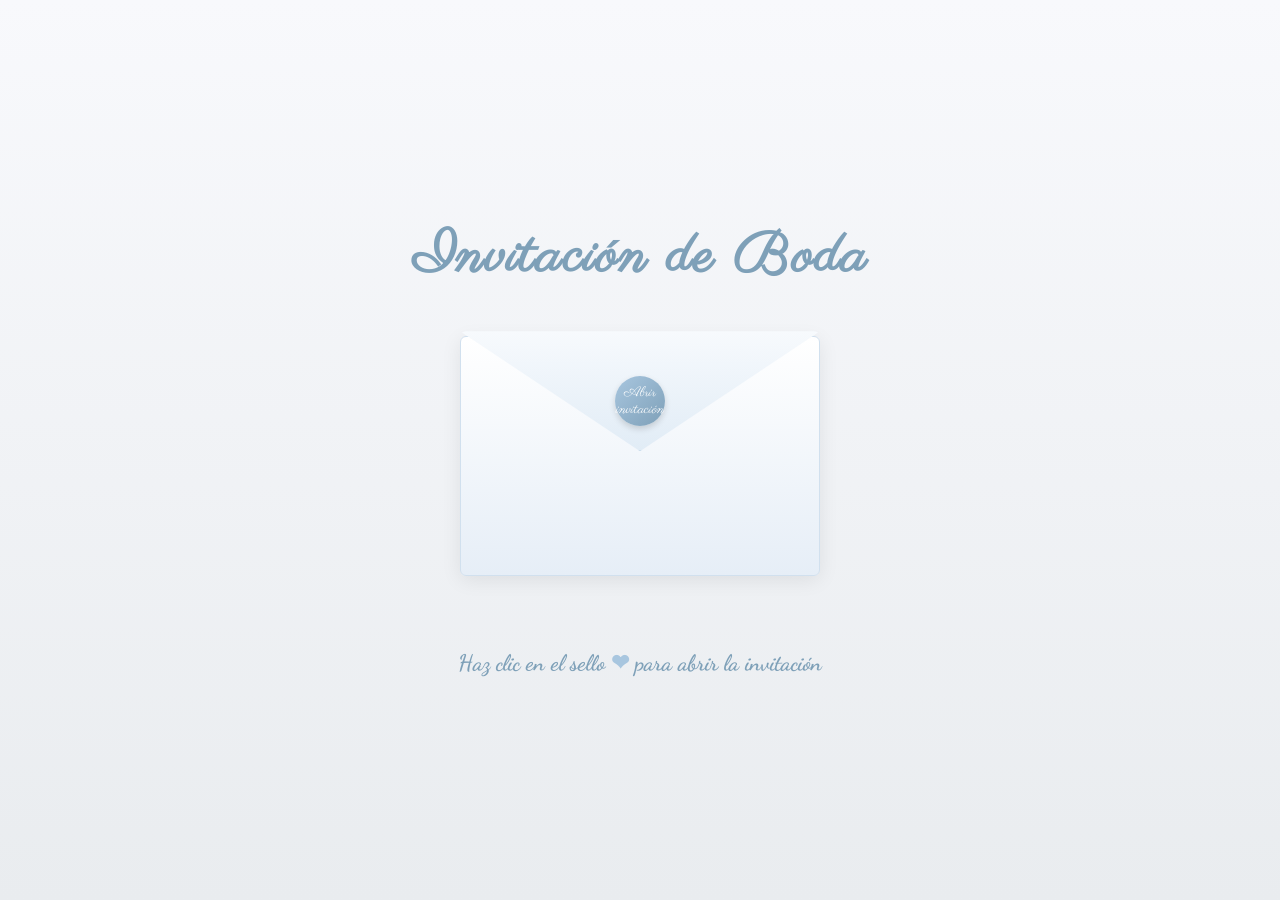
<file: index.html>
<!DOCTYPE html>
<html lang="es">

<head>
    <meta charset="UTF-8">
    <meta name="viewport" content="width=device-width, initial-scale=1.0">
    <title>Carta de invitacion</title>
    <link rel="icon" href="img/logo.png" type="image/png">
    <link
        href="https://fonts.googleapis.com/css2?family=Dancing+Script:wght@700&family=Parisienne&family=Playfair+Display:ital@1&display=swap"
        rel="stylesheet">
    <link rel="stylesheet" href="https://cdnjs.cloudflare.com/ajax/libs/font-awesome/6.4.0/css/all.min.css">
    <link rel="stylesheet" href="style/styleIndex.css">
</head>

<body>
    <h1>Invitación de Boda</h1>

    <div class="scene">
        <div class="envelope">
            <div class="envelope-body"></div>
            <div class="flap"></div>
            <div class="seal">Abrir<br>invitación</div>
            <div class="note-inside">
                <p>¡Abrir para confirmar asistencia!</p>
            </div>
        </div>

        <div class="note-slide">
            <div class="note">
                <div class="couple-names">Agustin & Sandra</div>
                
                <p>Por favor ingresa tu primer<br>nombre y primer apellido</p> 

                <form id="nombre-form">
                    <div class="form-group">
                        <label for="nombre">Nombre & Apellido:</label>
                        <input type="text" id="nombre" name="nombre" required placeholder="Ingresa tu nombre completo">
                    </div>
                    <button type="submit">Ingresar</button>
                </form>
            </div>
        </div>
    </div>

    <p class="instructions">Haz clic en el sello <span class="heart">❤</span> para abrir la invitación</p>

    <script src="script/scriptNombres.js" ></script>
</body>

</html>
</file>
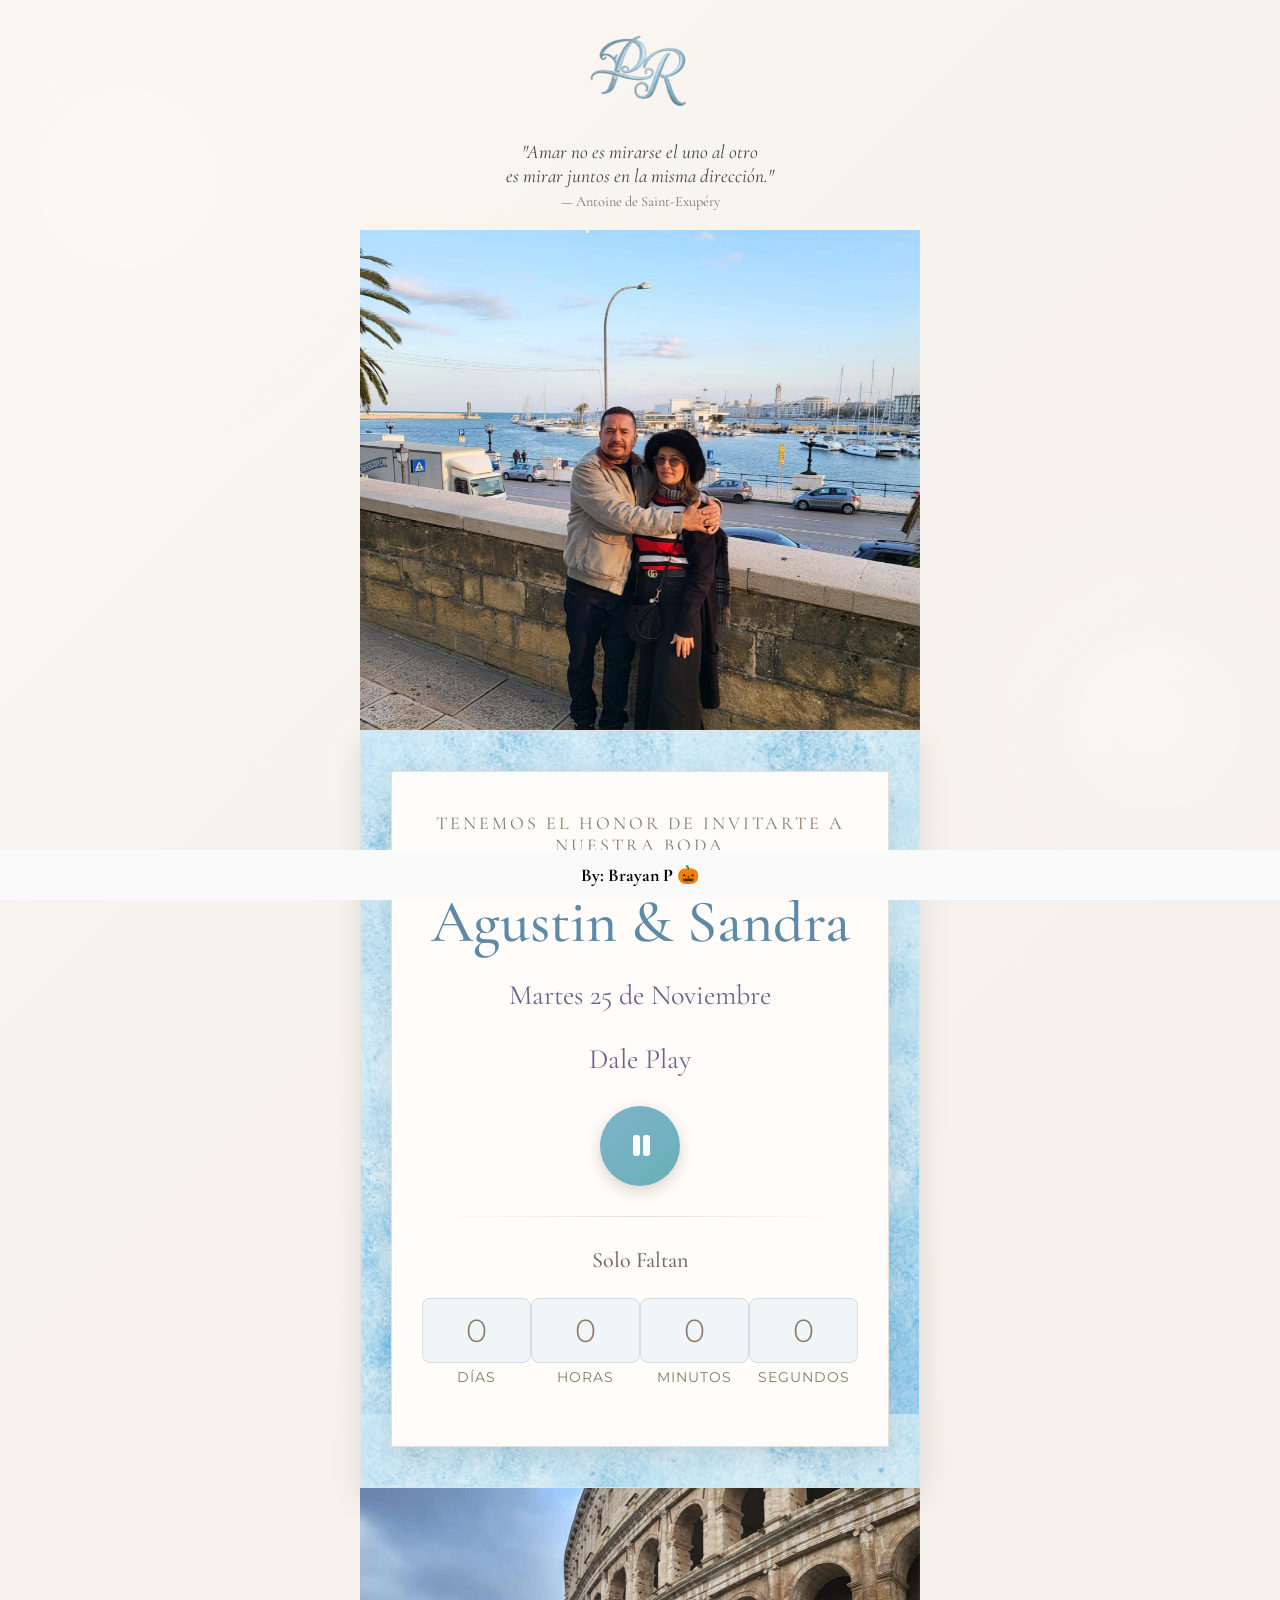
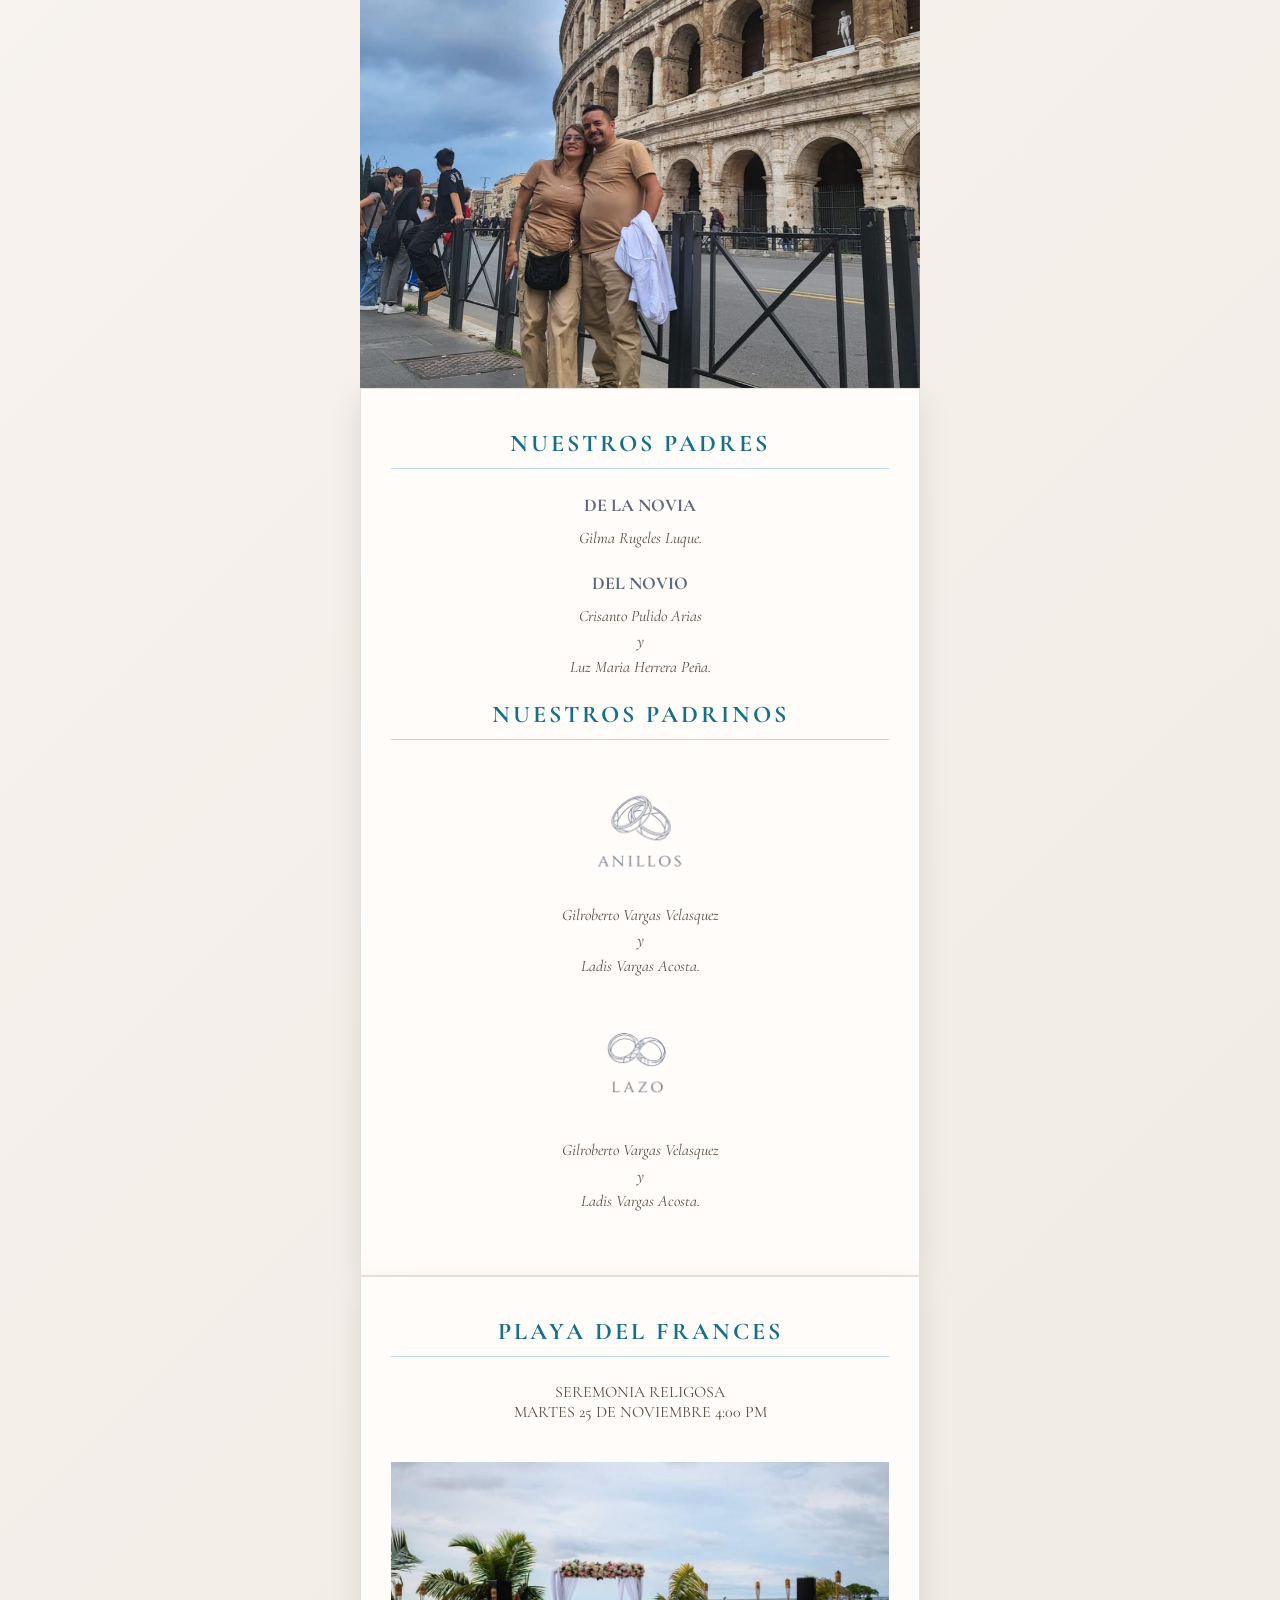
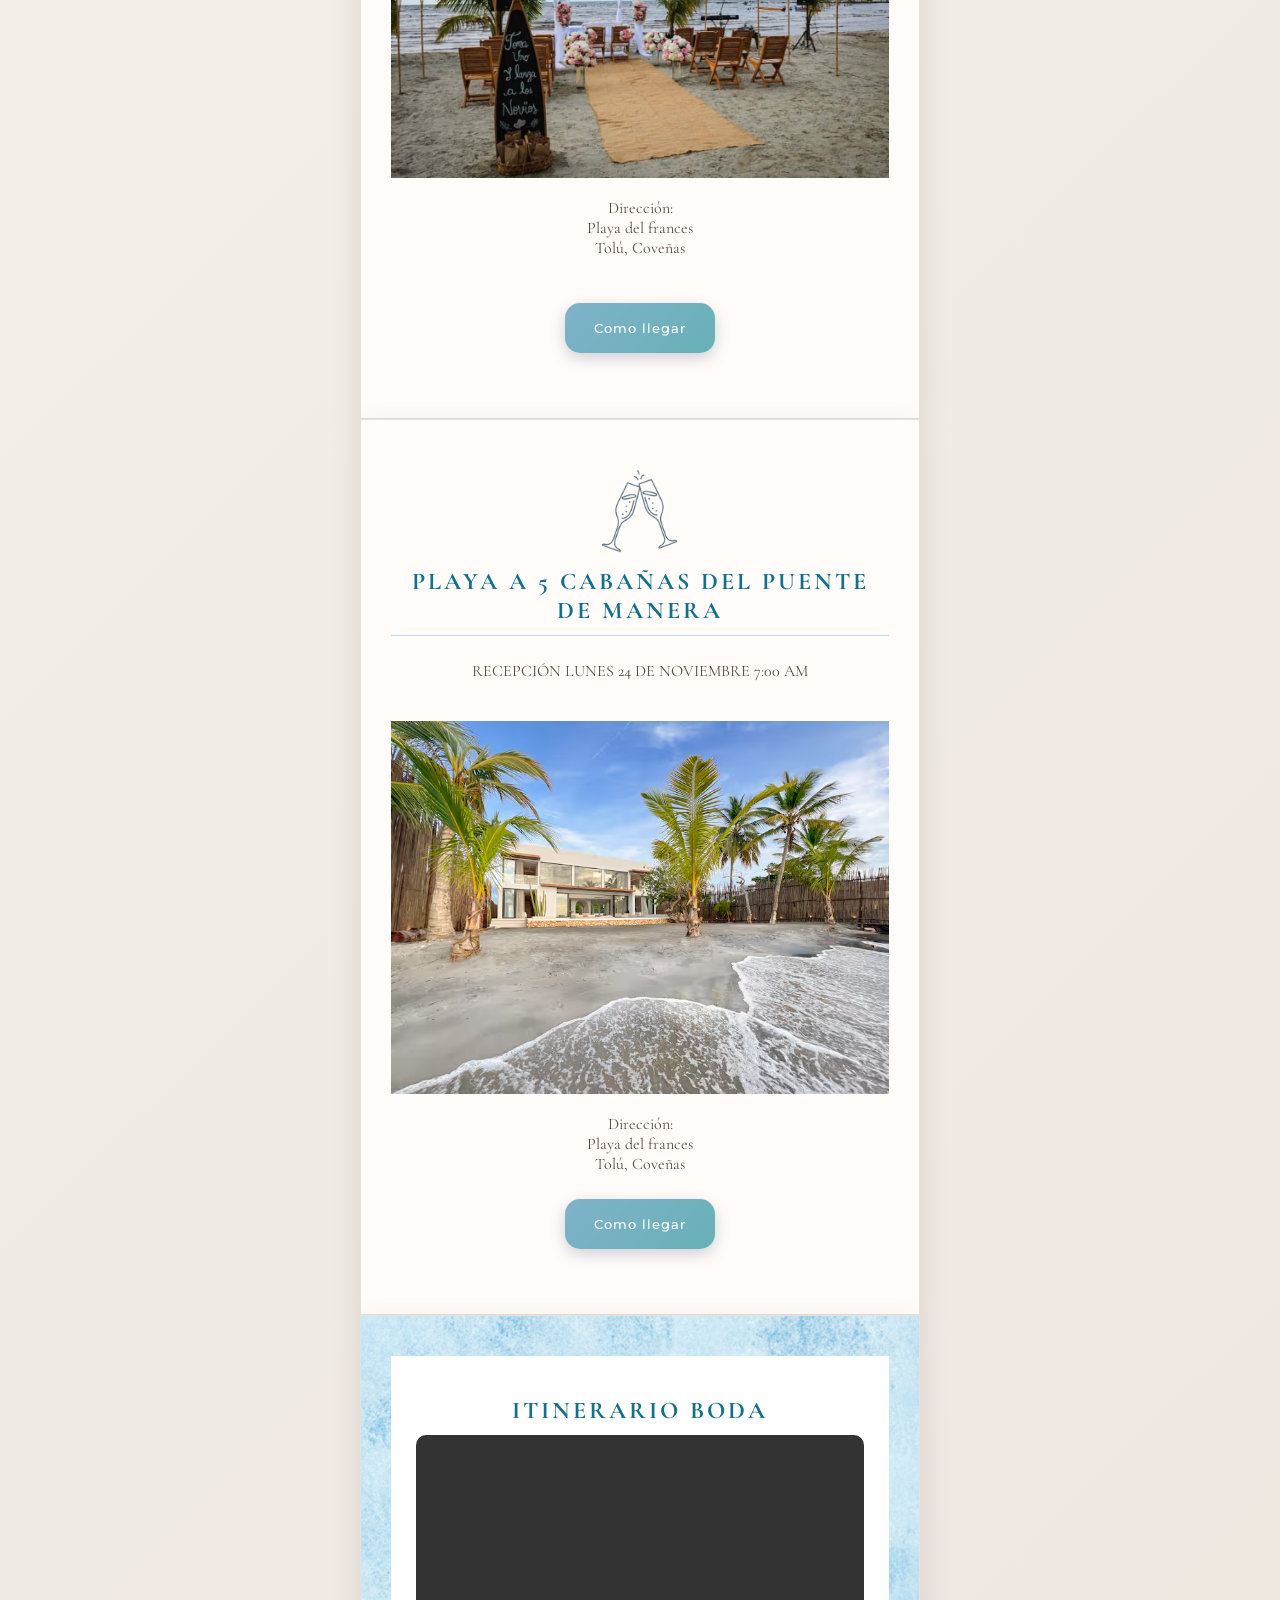
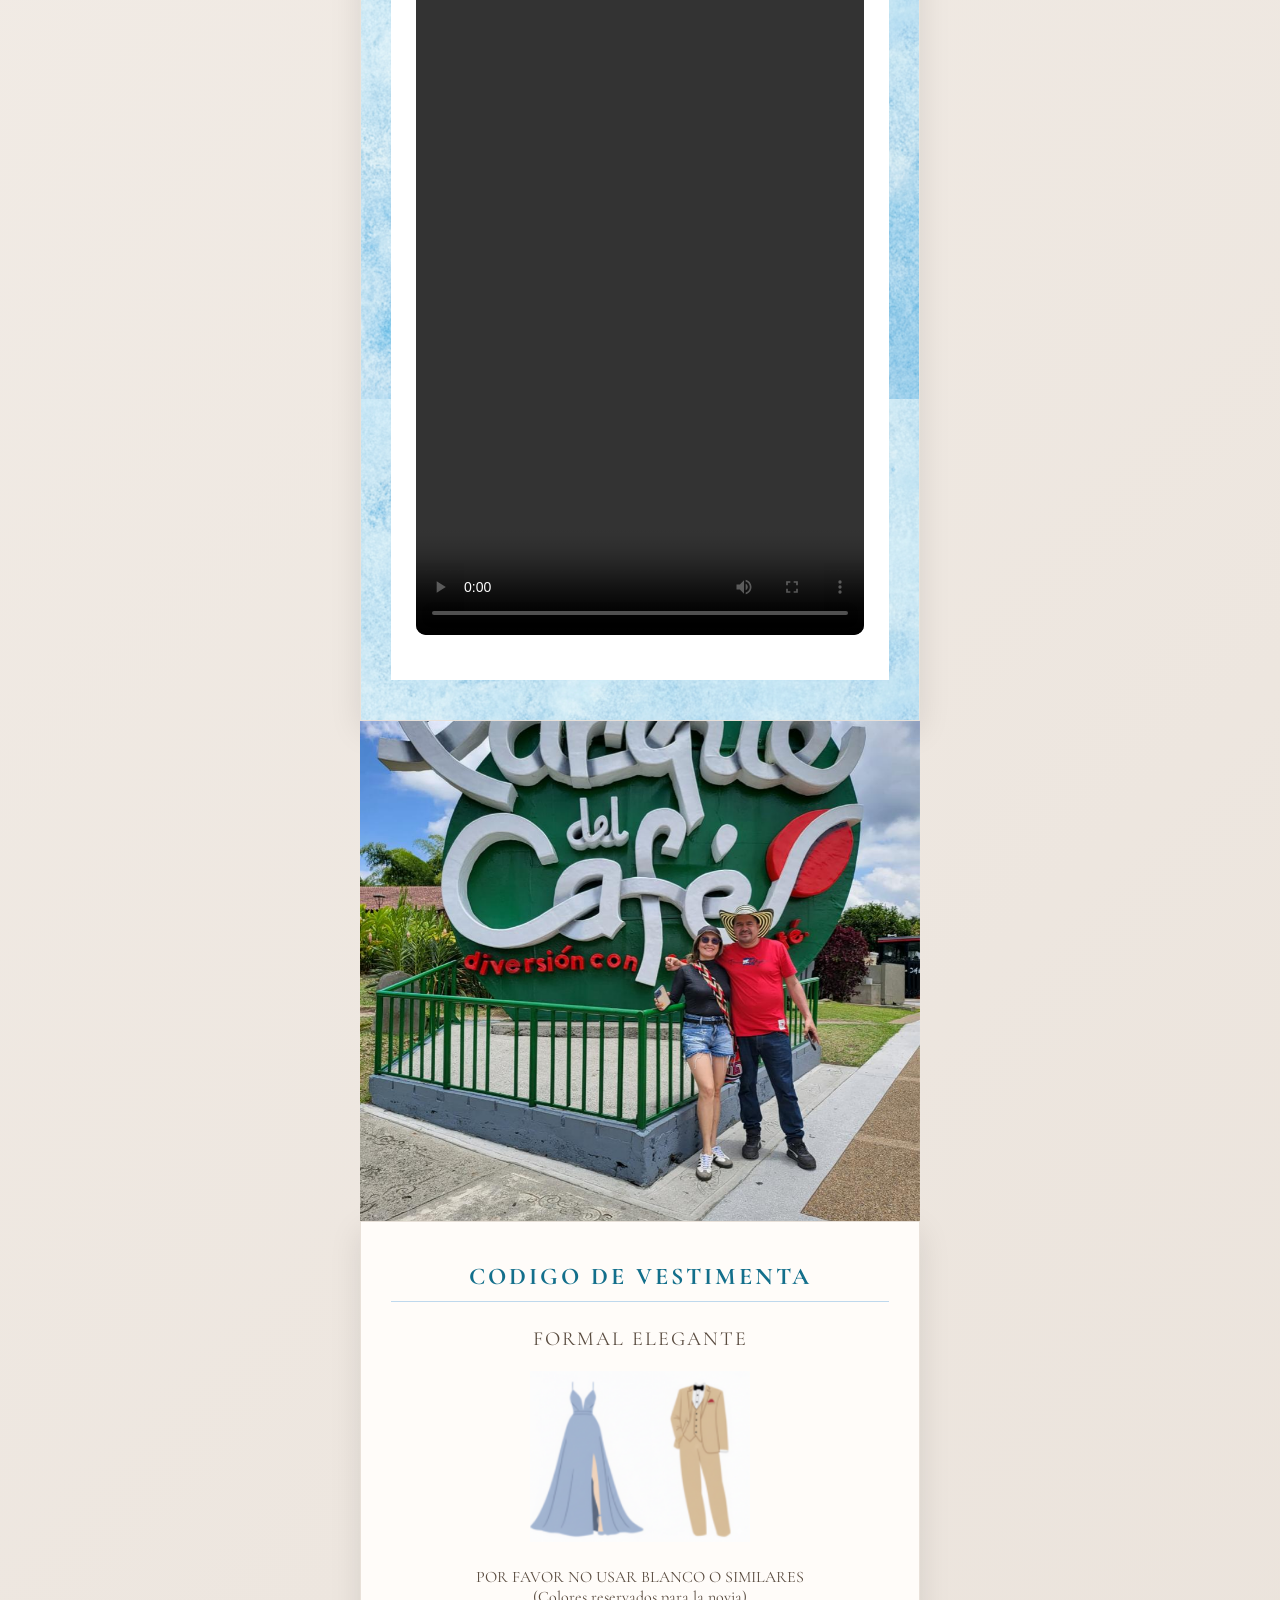
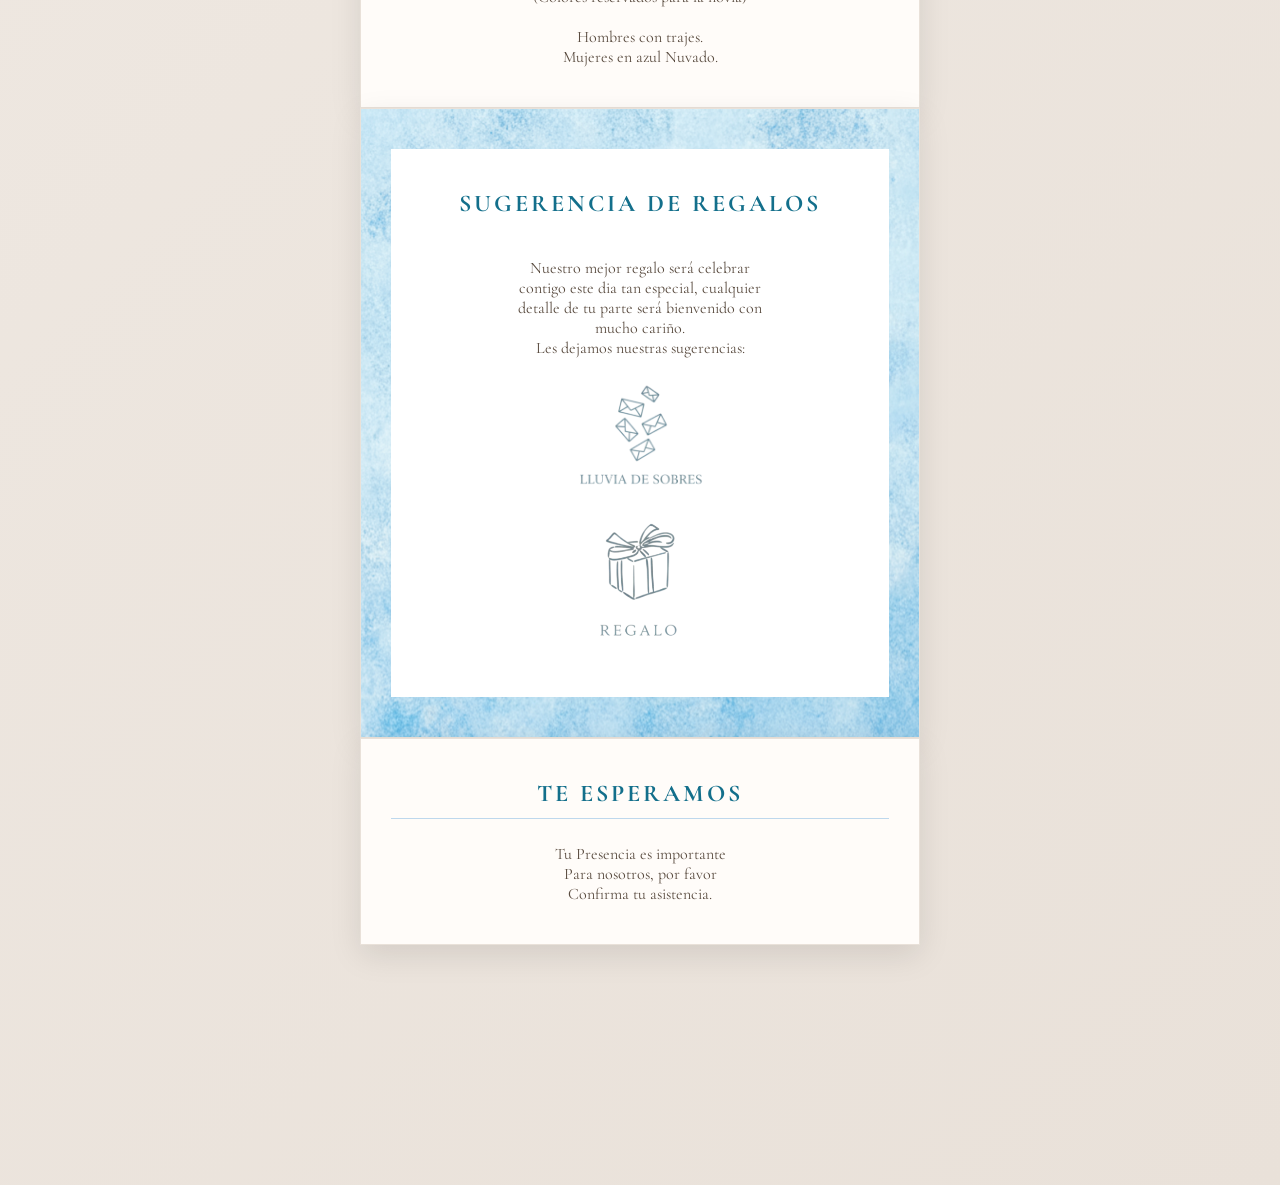
<file: home.html>
<!DOCTYPE html>
<html lang="es">

<head>
  <meta charset="UTF-8">
  <meta name="viewport" content="width=device-width, initial-scale=1.0">
  <title>Contenido</title>
  <link rel="icon" href="img/logo.png" type="image/png">
  <link
    href="https://fonts.googleapis.com/css2?family=Cormorant+Garamond:wght@400;500;600&family=Montserrat:wght@300;400&display=swap"
    rel="stylesheet">
  <link rel="stylesheet" href="https://cdnjs.cloudflare.com/ajax/libs/font-awesome/6.4.0/css/all.min.css">
  <link rel="stylesheet" href="style/styleHome.css">
</head>
<body>
  <!-- Logo -->
  <div class="logo">
    <img src="img/logo.png" alt="Logo">
  </div>

  <!-- Frase -->
  <div class="frase">
    "Amar no es mirarse el uno al otro <br> es mirar juntos en la misma dirección."
  </div>
  <div class="autor">
    — Antoine de Saint-Exupéry
  </div>

  <!-- Carrusel de imágenes -->
  <div class="carrusel">
    <img src="img/pareja/pareja6.jpg" alt="Imagen 2" class="active">
    <img src="img/pareja/pareja1.jpg" alt="Imagen 1">
    <img src="img/pareja/pareja12.jpg" alt="Imagen 3">
    <img src="img/pareja/pareja4.jpg" alt="Imagen 3">
  </div>

  <!-- Invitación elegante con contador -->
  <div class="fondo-intineario">
  <div class="invitation-container">
    <div class="invitation-header">
      Tenemos el honor de invitarte a nuestra boda
    </div>
    <div class="couple-names">
      Agustin & Sandra
    </div>
    <div class="wedding-date">
      Martes 25 de Noviembre
    </div>
    <div class="wedding-date">
      Dale Play
    </div>
    <button class="play-button-circle" id="playBtn">
      <i class="fas fa-pause"></i>
    </button>

    <!-- Reproductor oculto con tu música -->
  <audio id="miMusica" src="musica/Cancion.mp3" autoplay></audio>
    <div class="separator"></div>
    <h1 class="countdown-title">Solo Faltan</h1>
    <div class="countdown">
      <div class="time-unit">
        <div id="dias" class="time-value">--</div>
        <div class="time-label">Días</div>
      </div>
      <div class="time-unit">
        <div id="horas" class="time-value">--</div>
        <div class="time-label">Horas</div>
      </div>
      <div class="time-unit">
        <div id="minutos" class="time-value">--</div>
        <div class="time-label">Minutos</div>
      </div>
      <div class="time-unit">
        <div id="segundos" class="time-value">--</div>
        <div class="time-label">Segundos</div>
      </div>
    </div>
  </div>
  </div>

  <!-- Carrusel de imágenes -->
  <div class="carrusel">
    <img src="img/pareja/pareja5.jpg" alt="Imagen 1" class="active">
    <img src="img/pareja/pareja2.jpg" alt="Imagen 2">
    <img src="img/pareja/pareja7.jpg" alt="Imagen 3">
    <img src="img/pareja/pareja8.jpg" alt="Imagen 3">
  </div>

  <!-- Sección de padres y padrinos (integrada) -->
  <div class="padres-padrinos">
    <h1>Nuestros Padres</h1>
    <div class="seccion">
      <div class="subtitulo">DE LA NOVIA</div>
      <div class="nombres">Gilma Rugeles Luque.<br></div>
    </div>
    <div class="seccion">
      <div class="subtitulo">DEL NOVIO</div>
      <div class="nombres">Crisanto Pulido Arias<br>y<br>Luz Maria Herrera Peña.</div>
    </div>
    <div class="seccion">
      <h1>Nuestros Padrinos</h1>
    </div>
    <div class="seccion anillos">
      <div class="iconos1">
        <img src="img/anillos.png" alt="anillos">
      </div>
      <div class="nombres">
        Gilroberto Vargas Velasquez<br>
        y<br>
        Ladis Vargas Acosta.<br>
      </div>
    </div>
    <div class="seccion anillos">
      <div class="iconos">
        <img src="img/lazo.png" alt="lazo">
      </div>
      <div class="nombres">
        Gilroberto Vargas Velasquez<br>
        y<br>
        Ladis Vargas Acosta.<br>
      </div>
    </div>
    <!-- <div class="seccion anillos">
      <div class="iconos">
        <img src="img/arras.png" alt="arras">
      </div>
      <div class="nombres">
        (ingrese nombres)<br>
        y<br>
        (ingrese nombres).<br>
      </div>
    </div> -->
    <!-- <div class="seccion anillos">
      <div class="iconos">
        <img src="img/velas.png" alt="velas">
      </div>
      <div class="nombres">
        (ingrese nombres)<br>
        y<br>
        (ingrese nombres).<br>
      </div>
    </div> -->
  </div>

  <div class="padres-padrinos">
    <h1>Playa del frances </h1>
    SEREMONIA RELIGOSA <br> MARTES 25 DE NOVIEMBRE 4:00 PM <br><br><br>

    <div class="contenedor-imagen">
      <img src="img/iglesia.jpg" alt="Foto de la pareja">
    </div> <br>

    Dirección: <br> Playa del frances <br> Tolú, Coveñas <br><br>
    <button class="button-llegar" onclick="window.location.href='Ubicacion.html'" >Como llegar</button>
  </div>

  <div class="padres-padrinos">
    <div class="logo">
      <img src="img/copas.png" alt="Copas">
    </div>
    <h1>playa a 5 cabañas del puente de manera</h1>
    RECEPCIÓN LUNES 24 DE NOVIEMBRE 7:00 AM <br><br><br>
    <div class="contenedor-imagen">
      <img src="img/casa_playa.png" alt="Foto de la pareja">
    </div> <br>
    Dirección:<br> Playa del frances <br> Tolú, Coveñas <br>
    <button class="button-llegar" onclick="window.location.href='Ubicacion.html'">Como llegar</button>
  </div>

  <div class="fondo-intineario">
    <div class="intineario">
      <h1>itinerario boda</h1>
     <!-- <img id="itinerario-img" src="video/itinerario.mp4" alt="Itinerario de la boda">-->
      <video width="640" height="360" controls>
    <source src="video/itinerario.mp4" type="video/mp4">
    Tu navegador no soporta la reproducción de videos.
  </video>
    </div>
  </div>

  <!-- Carrusel de imágenes -->
  <div class="carrusel">
    <img src="img/pareja/pareja9.jpg" alt="Imagen 1" class="active">
    <img src="img/pareja/pareja10.jpg" alt="Imagen 2">
    <img src="img/pareja/pareja11.jpg" alt="Imagen 3">
    <img src="img/pareja/pareja3.jpg" alt="Imagen 3">
    <img src="img/pareja/pareja13.jpg" alt="Imagen 3">
  </div>

  <div class="padres-padrinos">
    <h1>Codigo de vestimenta</h1>
    <p>FORMAL ELEGANTE</p><br>
    <img class="codigoVestimenta" src="img/codigo_de_vestimenta.png" alt="codigo_de_vestimenta"> <br>
    POR FAVOR NO USAR BLANCO O SIMILARES <br>
    (Colores reservados para la novia) <br> <br>
    Hombres con trajes. <br>
    Mujeres en azul Nuvado.
  </div>

  <div class="fondo-intineario">
    <div class="intineario">
      <h1>Sugerencia de regalos</h1> <br> <br>
      Nuestro mejor regalo será celebrar<br>
      contigo este dia tan especial, cualquier<br>
      detalle de tu parte será bienvenido con<br>
      mucho cariño. <br>
      Les dejamos nuestras sugerencias:
      <div class="sobres">
        <img src="img/lluviaDeSorbes.png" alt="Lluvia de sobres">
      </div>
      <div class="regalos">
        <img src="img/regalos.png" alt="Regalos">
      </div>
    </div>
  </div>

  <div class="padres-padrinos">
    <h1>te esperamos</h1>
    Tu Presencia es importante <br>
    Para nosotros, por favor <br>
    Confirma tu asistencia. <br>
    <!-- <button class="button-llegar">confirmar</button> -->
  </div>

  <!-- Modal para imagen ampliada -->
  <div id="imageModal" class="modal">
    <span class="close">&times;</span>
    <img class="modal-content" id="modalImage">
  </div>
  <br><br><br><br><br><br><br><br><br><br><br>
  
  <div id="fin"> By: Brayan P 🎃</div>

  <script src="script/scriptContador.js"></script>
  <script src="script/scriptCarrusel.js"></script>
  <script src="script/scriptMusica.js"></script>
  <script src="script/scriptFin.js"></script>
  
</body>

</html>
</file>
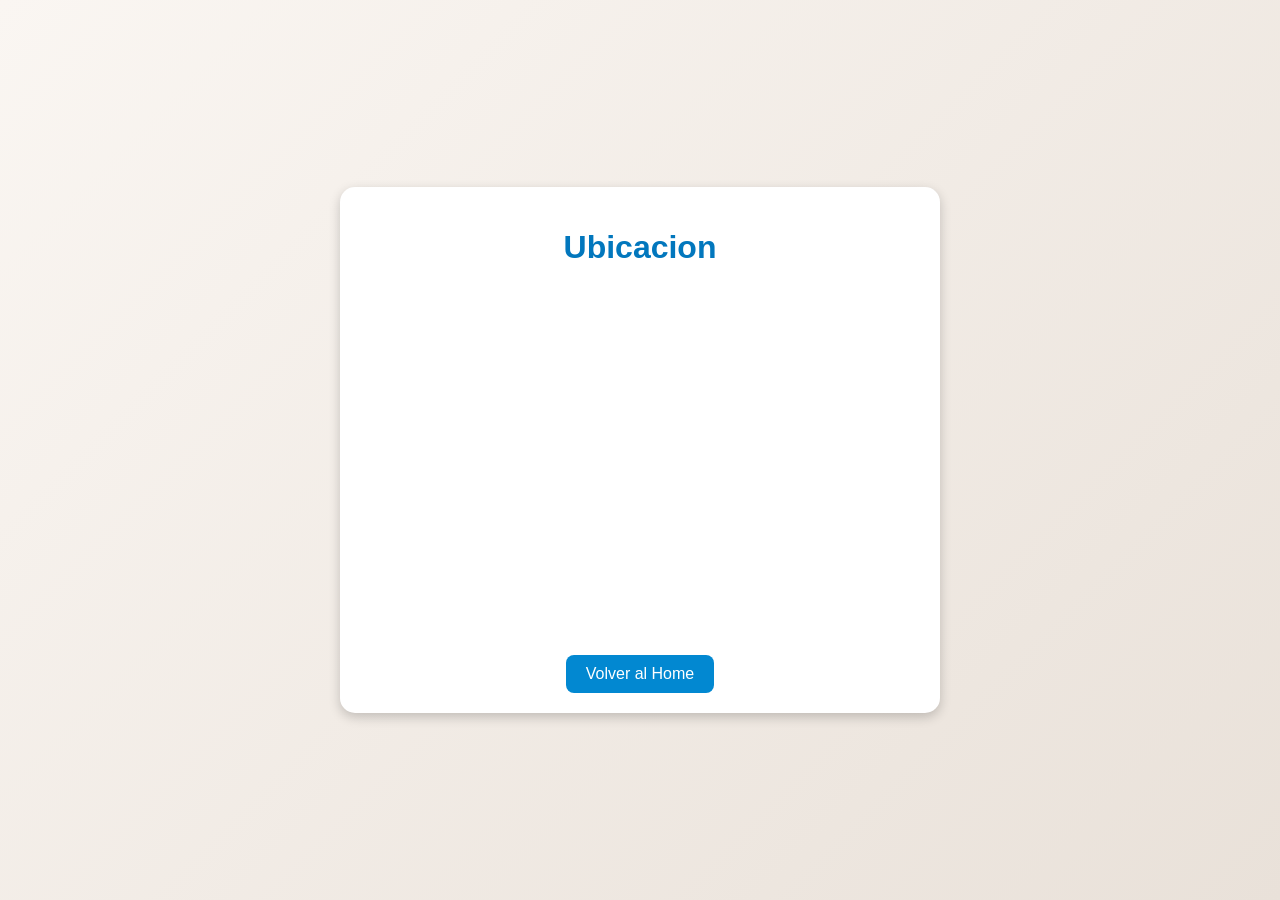
<file: Ubicacion.html>
<!DOCTYPE html>
<html lang="es">
<head>
  <meta charset="UTF-8">
  <meta name="viewport" content="width=device-width, initial-scale=1.0">
  <title>Como llegar</title>
  <link rel="icon" href="img/logo.png" type="image/png">
  <style>
    body {
      margin: 0;
      padding: 0;
      font-family: "Segoe UI", Tahoma, Geneva, Verdana, sans-serif;
      background: linear-gradient(135deg, #faf6f2 0%, #e9e1d9 100%);
      display: flex;
      justify-content: center;
      align-items: center;
      height: 100vh;
    }

    .contenedor {
      background-color: white;
      max-width: 560px;
      width: 100%;
      border-radius: 15px;
      box-shadow: 0 4px 12px rgba(0,0,0,0.2);
      padding: 20px;
      text-align: center;
    }

    h1 {
      color: #0277bd;
      margin-bottom: 15px;
    }

    iframe {
      width: 100%;
      height: 350px;
      border: none;
      border-radius: 10px;
    }

    button {
      margin-top: 20px;
      padding: 10px 20px;
      background-color: #0288d1;
      color: white;
      border: none;
      border-radius: 8px;
      font-size: 16px;
      cursor: pointer;
      transition: background-color 0.3s ease;
    }

    button:hover {
      background-color: #01579b;
    }
  </style>
</head>
<body>
  <div class="contenedor">
    <h1>Ubicacion</h1>
    <iframe 
      src="https://www.google.com/maps/embed?pb=!1m18!1m12!1m3!1d3934.3384307183683!2d-75.57631142514731!3d9.566066690518312!2m3!1f0!2f0!3f0!3m2!1i1024!2i768!4f13.1!3m3!1m2!1s0x8e5902f62e85021d%3A0x86b63e81c19eb865!2sPlaya%20del%20Frances!5e0!3m2!1ses-419!2sco!4v1759692693819!5m2!1ses-419!2sco" width="600" height="450" style="border:0;" allowfullscreen="" loading="lazy" referrerpolicy="no-referrer-when-downgrade" 
      allowfullscreen="" 
      loading="lazy">
    </iframe>
    <button onclick="window.location.href='home.html'">Volver al Home</button>
  </div>
</body>
</html>
</file>
<file: style/styleIndex.css>
* {
            margin: 0;
            padding: 0;
            box-sizing: border-box;
        }

        body {
            font-family: 'Playfair Display', serif;
            background: linear-gradient(to bottom, #f8f9fc 0%, #e9ecef 100%);
            min-height: 100vh;
            display: flex;
            flex-direction: column;
            justify-content: center;
            align-items: center;
            padding: 20px;
            color: #4a6572;
            overflow-x: hidden;
        }

        h1 {
            font-family: 'Parisienne', cursive;
            font-size: 3.5rem;
            color: #7ea0b8;
            margin-bottom: 40px;
            text-align: center;
            letter-spacing: 2px;
        }

        .scene {
            position: relative;
            width: 360px;
            height: 240px;
            margin-bottom: 40px;
            z-index: 10;
            perspective: 1000px;
        }

        .envelope {
            position: absolute;
            width: 100%;
            height: 100%;
            cursor: pointer;
            z-index: 20;
            transform-style: preserve-3d;
            transition: transform 0.5s;
        }

        .envelope-body {
            position: absolute;
            width: 100%;
            height: 100%;
            background: linear-gradient(to bottom, #ffffff 0%, #e6eef7 100%);
            border-radius: 6px;
            box-shadow: 0 4px 20px rgba(0, 0, 0, 0.08);
            z-index: 2;
            overflow: hidden;
            border: 1px solid #d1e0ee;
        }

        .flap {
            position: absolute;
            top: -5px;
            left: 0;
            width: 100%;
            height: 120px;
            background: linear-gradient(to bottom, #f7fafd 0%, #e1ecf6 100%);
            clip-path: polygon(0 0, 50% 100%, 100% 0);
            transform-origin: top;
            transition: transform 1s ease;
            z-index: 3;
            border-radius: 6px 6px 0 0;
            border-bottom: 1px solid #c9ddec;
        }

        .envelope.open .flap {
            transform: rotateX(180deg);
            z-index: 1;
        }

        .seal {
            position: absolute;
            top: 40px;
            left: 50%;
            transform: translateX(-50%);
            width: 50px;
            height: 50px;
            background: linear-gradient(135deg, #a8c6df 0%, #7ea0b8 100%);
            border-radius: 50%;
            display: flex;
            justify-content: center;
            align-items: center;
            color: white;
            font-family: 'Parisienne', cursive;
            font-size: 0.9rem;
            text-align: center;
            z-index: 4;
            box-shadow: 0 3px 6px rgba(0, 0, 0, 0.15);
            cursor: pointer;
            transition: all 0.4s ease;
            line-height: 1.2;
        }

        .seal:hover {
            transform: translateX(-50%) scale(1.05);
        }

        .note-inside {
            position: absolute;
            top: 20px;
            left: 50%;
            transform: translateX(-50%);
            width: 290px;
            height: 180px;
            background: #ffffff;
            border-radius: 4px;
            z-index: 1;
            box-shadow: 0 2px 8px rgba(0, 0, 0, 0.06);
            display: flex;
            justify-content: center;
            align-items: center;
            transition: all 1.2s ease 0.5s;
            overflow: hidden;
            border: 1px solid #e1ecf6;
        }

        .note-inside p {
            font-size: 1.3rem;
            color: #7ea0b8;
            text-align: center;
            padding: 20px;
            font-family: 'Dancing Script', cursive;
            font-weight: bold;
        }

        .note-slide {
            position: absolute;
            bottom: 15px;
            left: 50%;
            transform: translateX(-50%);
            width: 320px;
            height: 0;
            transition: height 1s ease 0.6s;
            z-index: 30;
            overflow: hidden;
        }

        .envelope.open~.note-slide {
            height: 380px;
        }

        .note {
            background: #ffffff;
            padding: 25px;
            border-radius: 6px;
            width: 100%;
            height: 380px;
            box-shadow: 0 8px 25px rgba(0, 0, 0, 0.1);
            border: 1px solid #e1ecf6;
            display: flex;
            flex-direction: column;
            justify-content: center;
            align-items: center;
            position: relative;
        }

        .note:before {
            content: '';
            position: absolute;
            top: 0;
            left: 0;
            right: 0;
            height: 10px;
            background: linear-gradient(to right, #a8c6df 0%, #7ea0b8 100%);
            border-radius: 6px 6px 0 0;
        }

        .note h2 {
            text-align: center;
            margin-bottom: 20px;
            color: #7ea0b8;
            font-family: 'Parisienne', cursive;
            font-size: 2rem;
            font-weight: bold;
            margin-top: 5px;
        }

        .note p {
            text-align: center;
            margin-bottom: 20px;
            font-size: 1.2rem;
            line-height: 1.5;
            font-family: 'Dancing Script', cursive;
            font-weight: bold;
            color: #7ea0b8;
        }

        .form-group {
            margin-bottom: 20px;
            width: 100%;
        }

        .form-group label {
            display: block;
            margin-bottom: 8px;
            color: #7ea0b8;
            font-family: 'Dancing Script', cursive;
            font-size: 1.4rem;
            font-weight: bold;
        }

        .form-group input {
            width: 100%;
            padding: 12px;
            border: 1px solid #d1e0ee;
            border-radius: 4px;
            font-size: 1rem;
            font-family: 'Playfair Display', serif;
            background: #f8fafd;
            transition: all 0.3s ease;
        }

        .form-group input:focus {
            outline: none;
            border-color: #a8c6df;
            box-shadow: 0 0 0 2px rgba(168, 198, 223, 0.2);
        }

        button {
            background: linear-gradient(to right, #a8c6df 0%, #7ea0b8 100%);
            color: white;
            border: none;
            padding: 12px 25px;
            border-radius: 4px;
            cursor: pointer;
            font-size: 1.1rem;
            font-family: 'Dancing Script', cursive;
            font-weight: bold;
            transition: all 0.3s ease;
            letter-spacing: 0.5px;
        }

        button:hover {
            transform: translateY(-2px);
            box-shadow: 0 4px 8px rgba(0, 0, 0, 0.1);
        }

        .instructions {
            text-align: center;
            margin-top: 30px;
            color: #7ea0b8;
            font-family: 'Dancing Script', cursive;
            font-size: 1.4rem;
            font-weight: bold;
            max-width: 500px;
            line-height: 1.5;
        }

        .heart {
            display: inline-block;
            color: #a8c6df;
            animation: pulse 1.5s infinite;
        }

        @keyframes pulse {
            0% {
                transform: scale(1);
            }

            50% {
                transform: scale(1.1);
            }

            100% {
                transform: scale(1);
            }
        }

        .footer {
            margin-top: 40px;
            text-align: center;
            font-family: 'Dancing Script', cursive;
            font-size: 1.4rem;
            color: #7ea0b8;
            font-weight: bold;
            max-width: 600px;
            line-height: 1.5;
        }

        .couple-names {
            font-family: 'Parisienne', cursive;
            font-size: 1.8rem;
            color: #a8c6df;
            text-align: center;
            margin: 15px 0;
            font-weight: bold;
        }
</file>
<file: style/styleHome.css>
* {
      margin: 0;
      padding: 0;
      box-sizing: border-box;
    }

    body {
      font-family: 'Cormorant Garamond', serif;
      background: linear-gradient(135deg, #faf6f2 0%, #e9e1d9 100%);
      color: #5a4c40;
      display: flex;
      flex-direction: column;
      align-items: center;
      margin: 0 auto;
      min-height: 100vh;
      padding: 20px;
      max-width: 600px;
      position: relative;
      overflow-x: hidden;
    }

    /* Fondo animado */
    body::before {
      content: '';
      position: fixed;
      top: 0;
      left: 0;
      width: 100%;
      height: 100%;
      background-image: 
        radial-gradient(circle at 10% 20%, rgba(255, 255, 255, 0.3) 0%, transparent 20%),
        radial-gradient(circle at 90% 80%, rgba(255, 255, 255, 0.3) 0%, transparent 20%);
      z-index: -1;
      animation: floatBackground 20s ease-in-out infinite;
    }

    @keyframes floatBackground {
      0%, 100% {
        transform: translate(0, 0);
      }
      50% {
        transform: translate(-5px, -5px);
      }
    }

    /* Logo */
    .logo img {
      max-width: 100px;
      animation: fadeInDown 1s ease-out;
    }

    .iconos img{
      max-width: 200px;
      animation: pulseElegant 4s ease-in-out infinite;
    }

    .iconos1 img{
      max-width: 160px;
      animation: pulseElegant 4s ease-in-out infinite;
    }

    .sobres img{
      max-width: 150px;
      animation: float 6s ease-in-out infinite;
    }

    .regalos img{
      max-width: 120px;
      animation: float 6s ease-in-out infinite;
    }

    /* Animaciones personalizadas */
    @keyframes fadeInDown {
      from {
        opacity: 0;
        transform: translateY(-30px);
      }
      to {
        opacity: 1;
        transform: translateY(0);
      }
    }

    @keyframes pulseElegant {
      0%, 100% {
        transform: scale(1);
      }
      50% {
        transform: scale(1.05);
      }
    }

    @keyframes float {
      0%, 100% {
        transform: translateY(0);
      }
      50% {
        transform: translateY(-10px);
      }
    }

    @keyframes bounceIn {
      0% {
        opacity: 0;
        transform: scale(0.3);
      }
      50% {
        opacity: 1;
        transform: scale(1.05);
      }
      70% {
        transform: scale(0.9);
      }
      100% {
        opacity: 1;
        transform: scale(1);
      }
    }

    @keyframes shake {
      0%, 100% {
        transform: translateX(0);
      }
      10%, 30%, 50%, 70%, 90% {
        transform: translateX(-5px);
      }
      20%, 40%, 60%, 80% {
        transform: translateX(5px);
      }
    }

    @keyframes wiggle {
      0%, 7% {
        transform: rotateZ(0);
      }
      15% {
        transform: rotateZ(-5deg);
      }
      20% {
        transform: rotateZ(3deg);
      }
      25% {
        transform: rotateZ(-3deg);
      }
      30% {
        transform: rotateZ(2deg);
      }
      35% {
        transform: rotateZ(-1deg);
      }
      40%, 100% {
        transform: rotateZ(0);
      }
    }

    @keyframes slideInFromLeft {
      from {
        opacity: 0;
        transform: translateX(-100px);
      }
      to {
        opacity: 1;
        transform: translateX(0);
      }
    }

    @keyframes slideInFromRight {
      from {
        opacity: 0;
        transform: translateX(100px);
      }
      to {
        opacity: 1;
        transform: translateX(0);
      }
    }

    @keyframes zoomIn {
      from {
        opacity: 0;
        transform: scale(0.5);
      }
      to {
        opacity: 1;
        transform: scale(1);
      }
    }

    /* Frase */
    .frase {
      font-style: italic;
      font-size: 1.2rem;
      margin: 15px 0 5px 0;
      color: #444;
      text-align: center;
      animation: fadeInDown 1s ease-out 0.3s both;
    }

    .autor {
      font-size: 0.9rem;
      color: #777;
      margin-bottom: 20px;
      text-align: center;
      animation: fadeInDown 1s ease-out 0.5s both;
    }

    /* Imagen con bordes rasgados */
    .contenedor-imagen {
      position: relative;
      width: 100%;
      max-width: 900px;
      margin: auto;
      overflow: hidden;
      animation: fadeInUp 1s ease-out 0.7s both;
    }

    @keyframes fadeInUp {
      from {
        opacity: 0;
        transform: translateY(30px);
      }
      to {
        opacity: 1;
        transform: translateY(0);
      }
    }

    .contenedor-imagen img {
      width: 100%;
      height: auto;
      display: block;
      transition: transform 0.5s ease;
    }

    .contenedor-imagen:hover img {
      transform: scale(1.02);
    }

    /* Animación especial para la imagen pareja3 */
    .contenedor-imagen:first-of-type img {
      animation: floatImage 8s ease-in-out infinite;
    }

    @keyframes floatImage {
      0%, 100% {
        transform: translateY(0) rotate(0.5deg);
      }
      33% {
        transform: translateY(-5px) rotate(-0.5deg);
      }
      66% {
        transform: translateY(3px) rotate(0.3deg);
      }
    }

    .carrusel {
  position: relative;
  width: 100%;
  max-width: 560px;
  max-height: 500px;
  margin: auto;
  overflow: hidden;
  aspect-ratio: 560 / 500; /* Mantiene proporción si la ventana cambia de tamaño */
}

.carrusel img {
  width: 100%;
  height: 100%;
  max-width: 560px;
  max-height: 500px;
  object-fit: cover; /* llena el espacio sin deformar */
  position: absolute;
  top: 0;
  left: 0;
  opacity: 0;
  transition: opacity 1s ease-in-out;
}

.carrusel img.active {
  opacity: 1;
  z-index: 1;
}


    /* Caja de invitación elegante */
    .invitation-container {
      background-color: #fffcf9;
      padding: 40px 30px;
      box-shadow: 0 10px 30px rgba(0, 0, 0, 0.1);
      width: 100%;
      max-width: 650px;
      border: 1px solid #e9e1d9;
      text-align: center;
      position: relative;
      animation: zoomIn 1s ease-out 0.9s both;
    }

    .invitation-header {
      font-size: 18px;
      letter-spacing: 3px;
      margin-bottom: 30px;
      text-transform: uppercase;
      color: #8b7866;
      font-weight: 400;
    }

    .couple-names {
      font-size: 60px;
      margin-bottom: 20px;
      color: #5e8aa7;
      font-weight: 500;
      line-height: 1.2;
    }

    .wedding-date {
      font-size: 28px;
      margin-bottom: 30px;
      color: #6a668b;
      font-weight: 400;
    }

    .play-button-circle {
      width: 80px;
      height: 80px;
      background: linear-gradient(135deg, #7fb2ca 0%, #68b1b6 100%);
      color: white;
      border: none;
      border-radius: 50%;
      display: flex;
      align-items: center;
      justify-content: center;
      margin: 25px auto;
      cursor: pointer;
      transition: all 0.3s ease;
      box-shadow: 0 5px 15px rgba(139, 120, 102, 0.3);
      animation: pulseElegant 2s ease-in-out infinite;
    }

    .play-button-circle:hover {
      transform: scale(1.1);
      box-shadow: 0 8px 20px rgba(139, 120, 102, 0.4);
      animation: wiggle 0.5s ease;
    }

    .play-button-circle i {
      font-size: 28px;
      margin-left: 4px;
    }

    .separator {
      height: 1px;
      background: linear-gradient(to right, transparent 0%, #e9e1d9 50%, transparent 100%);
      margin: 30px 0;
    }

    .countdown-title {
      font-size: 22px;
      margin-bottom: 25px;
      text-align: center;
      font-weight: 500;
      color: #7a6a5c;
      font-family: 'Cormorant Garamond', serif;
    }

    .countdown {
      display: flex;
      justify-content: space-between;
      margin-bottom: 20px;
    }

    .time-unit {
      text-align: center;
      flex: 1;
    }

    .time-value {
      font-size: 32px;
      font-weight: 300;
      margin-bottom: 5px;
      color: #8b7866;
      background-color: #f0f5f8;
      padding: 12px;
      border-radius: 8px;
      border: 1px solid #d4dce5;
      font-family: 'Montserrat', sans-serif;
    }

    .time-label {
      font-size: 14px;
      color: #8b7866;
      text-transform: uppercase;
      letter-spacing: 1px;
      font-family: 'Montserrat', sans-serif;
      margin-top: 5px;
    }

    .date-display {
      margin-top: 20px;
      font-size: 15px;
      text-align: center;
      color: #7a6a5c;
      padding-top: 20px;
      border-top: 1px solid #e9e1d9;
      font-family: 'Montserrat', sans-serif;
    }

    .date-display strong {
      color: #8b7866;
      font-weight: 500;
    }

    /* Estilos para la sección de padres y padrinos (integración) */
    .padres-padrinos {
      background-color: #fffcf9;
      padding: 40px 30px;
      box-shadow: 0 10px 30px rgba(0, 0, 0, 0.1);
      width: 100%;
      max-width: 650px;
      border: 1px solid #e9e1d9;
      text-align: center;
      position: relative;
      font-family: 'Cormorant Garamond', serif;
    }

    .padres-padrinos h1 {
      font-size: 24px;
      text-transform: uppercase;
      letter-spacing: 3px;
      margin-bottom: 25px;
      color: #136f8b;
      border-bottom: 1px solid #378dd452;
      padding-bottom: 10px;
      /* CORREGIDO: Eliminé las propiedades que causaban invisibilidad */
    }

    .padres-padrinos p {
      font-size: 20px;
      letter-spacing: 2px;
    }

    .codigoVestimenta {
      margin-bottom: 20px;
      max-width: 220px;
      transition: transform 0.3s ease;
      cursor: pointer;
    }

    .codigoVestimenta:hover {
      transform: scale(1.05);
    }

    .seccion {
      text-align: center;
      margin-bottom: 20px;
    }

    .subtitulo {
      font-weight: bold;
      text-transform: uppercase;
      margin-bottom: 10px;
      font-size: 18px;
      color: #5c667a;
      /* CORREGIDO: Eliminé las propiedades que causaban invisibilidad */
    }

    .nombres {
      font-style: italic;
      line-height: 1.6;
      color: #5a4c40;
    }

    .separador {
      margin: 30px 0;
      border-top: 1px solid #d4af37;
    }

    .correccion {
      color: #999;
      font-size: 0.9em;
      margin-top: 5px;
    }

    /* Animaciones para títulos de secciones cuando aparecen en scroll */
    .padres-padrinos h1.scroll-animate,
    .padres-padrinos .subtitulo.scroll-animate {
      opacity: 0;
      transform: translateY(30px);
      transition: all 0.6s ease;
    }

    .padres-padrinos h1.visible,
    .padres-padrinos .subtitulo.visible {
      opacity: 1;
      transform: translateY(0);
    }

    @media (max-width: 600px) {
      .invitation-container {
        padding: 30px 20px;
      }

      .couple-names {
        font-size: 32px;
      }

      .wedding-date {
        font-size: 22px;
      }

      .countdown {
        flex-wrap: wrap;
      }

      .time-unit {
        flex: 0 0 48%;
        margin-bottom: 15px;
      }

      .time-value {
        font-size: 28px;
      }

      .play-button-circle {
        width: 70px;
        height: 70px;
      }

      .padres-padrinos {
        padding: 30px 20px;
      }

      .padres-padrinos h1 {
        font-size: 20px;
      }
    }

    .button-llegar {
      width: 150px;
      height: 50px;
      background: linear-gradient(135deg, #7fb2ca 0%, #68b1b6 100%);
      color: white;
      border: none;
      border-radius: 15px;
      display: flex;
      align-items: center;
      justify-content: center;
      margin: 25px auto;
      cursor: pointer;
      transition: all 0.3s ease;
      box-shadow: 0 5px 15px rgba(102, 104, 139, 0.3);
      font-family: 'Montserrat', sans-serif;
      font-weight: 500;
      letter-spacing: 1px;
      position: relative;
      overflow: hidden;
    }

    .button-llegar::before {
      content: '';
      position: absolute;
      top: 0;
      left: -100%;
      width: 100%;
      height: 100%;
      background: linear-gradient(90deg, transparent, rgba(255, 255, 255, 0.4), transparent);
      transition: left 0.5s;
    }

    .button-llegar:hover::before {
      left: 100%;
    }

    .button-llegar:hover {
      transform: translateY(-3px);
      box-shadow: 0 8px 20px rgba(103, 102, 139, 0.4);
    }

    .button-llegar:active {
      transform: translateY(1px);
      box-shadow: 0 3px 10px rgba(103, 102, 139, 0.4);
    }

    .fondo-intineario {
      background-image: url("../img/fondo.png");
      padding: 40px 30px;
      box-shadow: 0 10px 30px rgba(0, 0, 0, 0.1);
      width: 100%;
      max-width: 650px;
      border: 1px solid #e9e1d9;
      text-align: center;
      position: relative;
      font-family: 'Cormorant Garamond', serif;
    }

    .intineario {
      background: #fff;
      max-width: 500px;
      padding-bottom: 40px;
    }

    .intineario h1 {
      font-size: 24px;
      text-transform: uppercase;
      letter-spacing: 3px;
      padding-top: 40px;
      color: #136f8b;
    }

    .intineario img {
      width: 80%;
      margin-top: 10px;
      transition: transform 0.3s ease;
      border-radius: 10px;
      cursor: pointer;
    }

    .intineario img:hover {
      transform: scale(1.009);
    }

    /* Video itinerario */
    video {
      width: 90%;
      height: 800px;
      margin-top: 10px;
      border-radius: 10px;
      cursor: pointer;
    }

    /* Modal para imagen ampliada */
    .modal {
      display: none;
      position: fixed;
      z-index: 1000;
      left: 0;
      top: 0;
      width: 100%;
      height: 100%;
      background-color: rgba(0, 0, 0, 0.9);
      animation: fadeIn 0.3s ease;
    }

    @keyframes fadeIn {
      from { opacity: 0; }
      to { opacity: 1; }
    }

    .modal-content {
      margin: auto;
      display: block;
      max-width: 90%;
      max-height: 90%;
      position: absolute;
      top: 50%;
      left: 50%;
      transform: translate(-50%, -50%);
      animation: zoomIn 0.3s ease;
    }

    .close {
      position: absolute;
      top: 15px;
      right: 35px;
      color: #f1f1f1;
      font-size: 40px;
      font-weight: bold;
      transition: 0.3s;
      cursor: pointer;
    }

    .close:hover,
    .close:focus {
      color: #bbb;
      text-decoration: none;
    }

     #fin {
      position: fixed;
      bottom: -100px; /* comienza oculto fuera de la pantalla */
      left: 0;
      width: 100%;
      height: 50px;
      background: linear-gradient(90deg, #fafafa, #fafafa);
      color: rgb(0, 0, 0);
      display: flex;
      align-items: center;
      justify-content: center;
      font-size: 18px;
      font-weight: bold;
      transition: bottom 0.6s ease-in-out;
      z-index: 10;
    }
</file>
